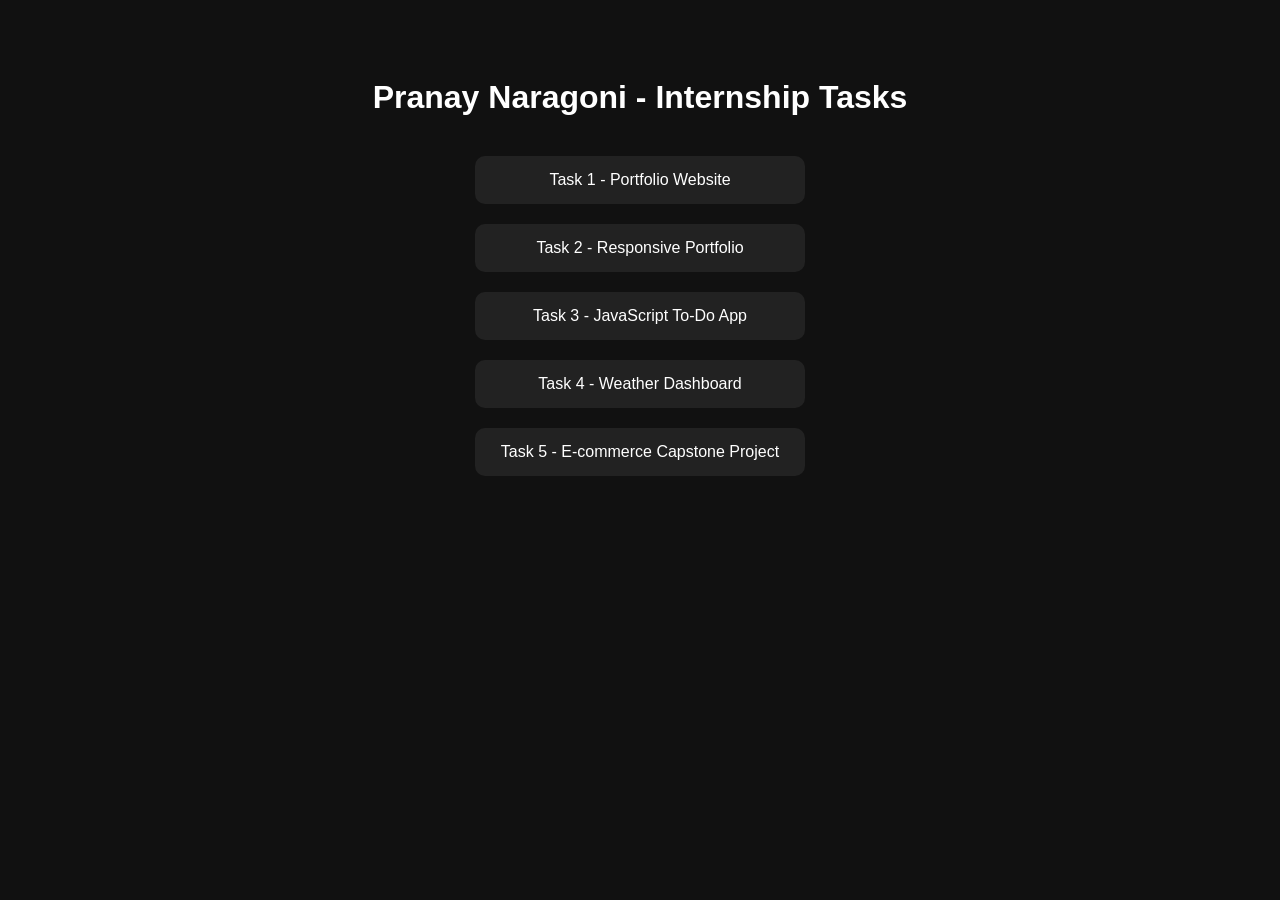
<file: index.html>
<!DOCTYPE html>
<html lang="en">
<head>
<meta charset="UTF-8">
<meta name="viewport" content="width=device-width, initial-scale=1.0">
<title>Internship Tasks</title>

<style>
body{
    font-family: Arial, sans-serif;
    background:#111;
    color:white;
    text-align:center;
    padding:50px;
}
h1{
    margin-bottom:40px;
}
a{
    display:block;
    width:300px;
    margin:20px auto;
    padding:15px;
    background:#222;
    color:white;
    text-decoration:none;
    border-radius:10px;
}
a:hover{
    background:#444;
}
</style>
</head>
<body>

<h1>Pranay Naragoni - Internship Tasks</h1>

<a href="portfolio/">Task 1 - Portfolio Website</a>
<a href="responsive-portfolio/">Task 2 - Responsive Portfolio</a>
<a href="todo-app/index.html">Task 3 - JavaScript To-Do App</a>
<a href="weather-dashboard/index.html">Task 4 - Weather Dashboard</a>
<a href="capstone-project/index.html" class="task-link">Task 5 - E-commerce Capstone Project</a>

</body>
</html>
</file>
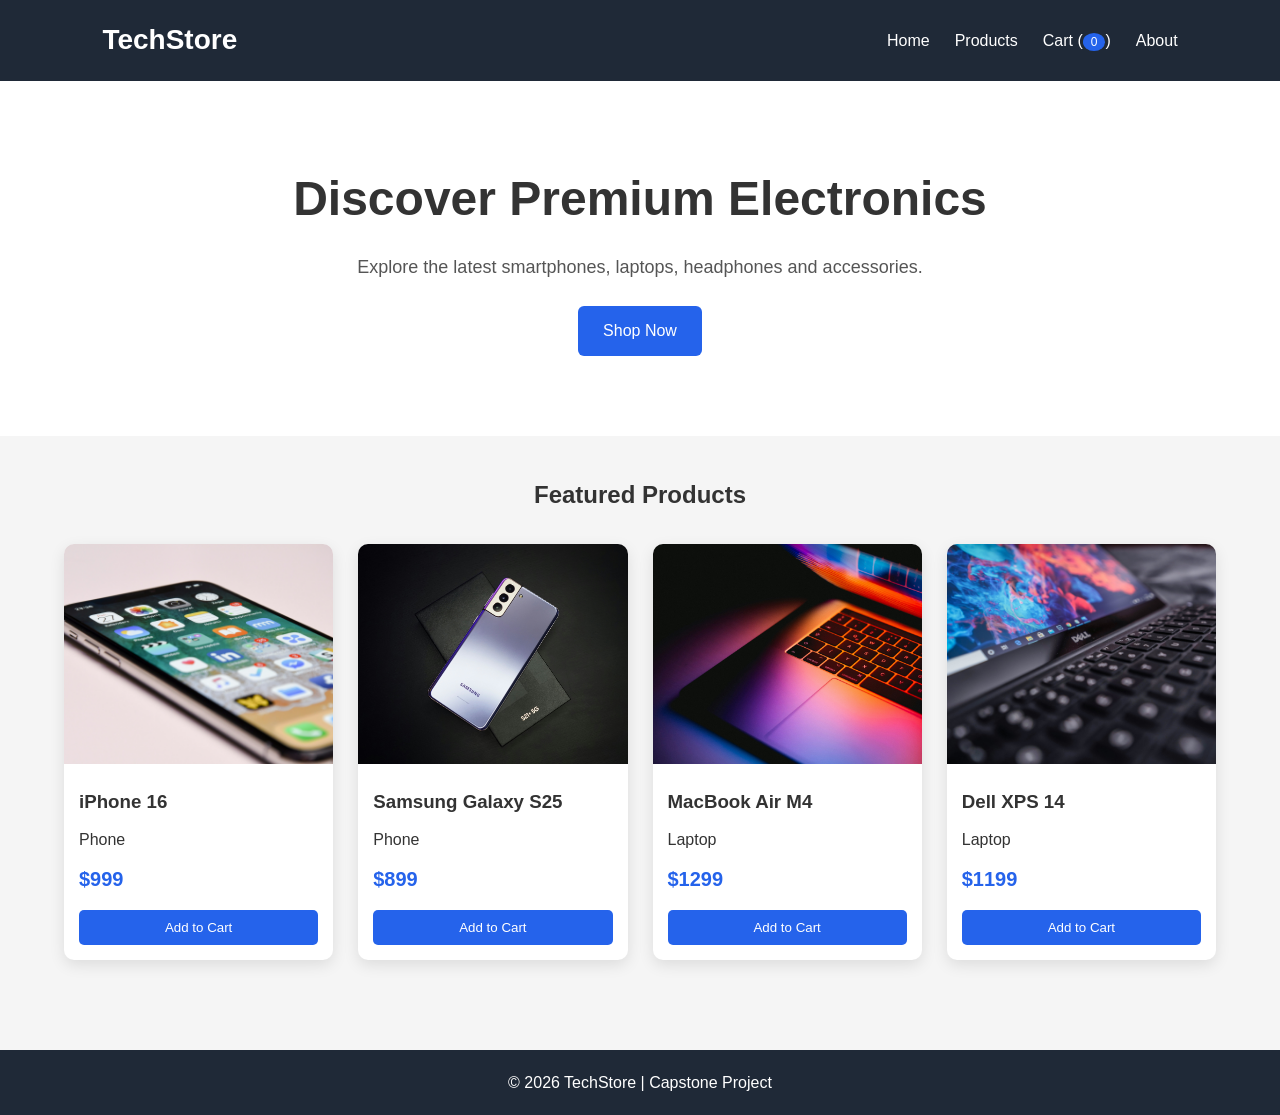
<file: capstone-project/index.html>
<!DOCTYPE html>
<html lang="en">

<head>
    <meta charset="UTF-8">
    <meta name="viewport" content="width=device-width, initial-scale=1.0">

    <title>TechStore</title>

    <link rel="stylesheet" href="css/style.css">
</head>

<body>

    <!-- Header -->
    <header>

        <nav class="navbar">

            <div class="logo">
                TechStore
            </div>

            <ul class="nav-links">

                <li><a href="index.html">Home</a></li>

                <li><a href="products.html">Products</a></li>

                <li>
                    <a href="cart.html">
                        Cart
                        (<span id="cart-count">0</span>)
                    </a>
                </li>

                <li><a href="about.html">About</a></li>

            </ul>

        </nav>

    </header>

    <!-- Hero Section -->

    <section class="hero">

        <h1>Discover Premium Electronics</h1>

        <p>
            Explore the latest smartphones, laptops, headphones and accessories.
        </p>

        <a href="products.html" class="btn">
            Shop Now
        </a>

    </section>

    <!-- Featured Products -->

    <section class="featured">

        <h2>Featured Products</h2>

        <div id="featured-products" class="product-grid">

        </div>

    </section>

    <!-- Footer -->

    <footer>

        <p>
            © 2026 TechStore | Capstone Project
        </p>

    </footer>

    <script src="js/products.js"></script>
    <script src="js/app.js"></script>

</body>

</html>
</file>
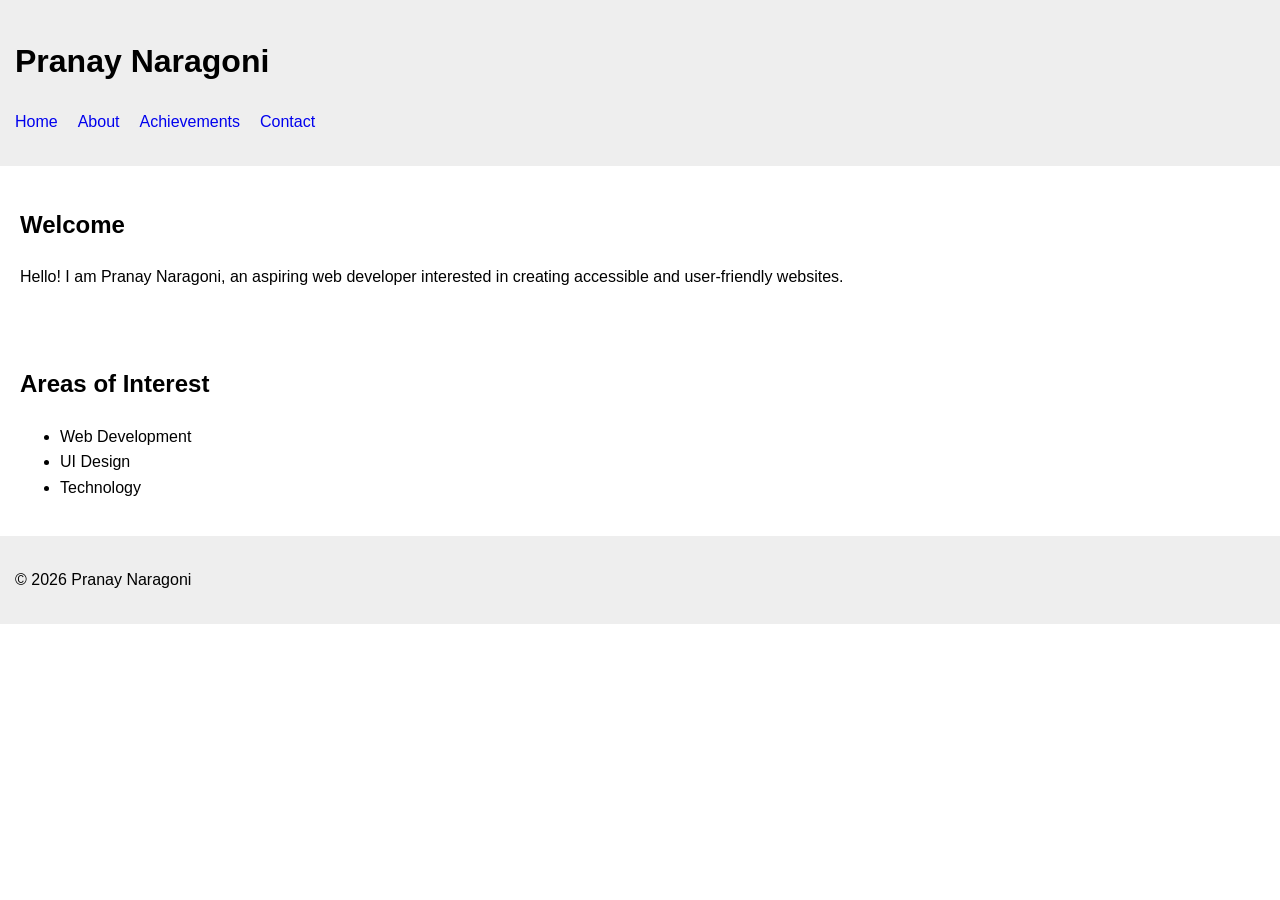
<file: portfolio/index.html>
<!DOCTYPE html>
<html lang="en">

<head>
<meta charset="UTF-8">
<meta name="viewport" content="width=device-width, initial-scale=1.0">

<meta name="description" content="Portfolio of Pranay Naragoni">
<meta name="keywords" content="portfolio, student, web development">
<meta name="author" content="Pranay Naragoni">

<title>Home | Portfolio</title>

<link rel="stylesheet" href="css/style.css">
</head>

<body>

<header>
<h1>Pranay Naragoni</h1>

<nav aria-label="Primary Navigation">
<ul>
<li><a href="index.html">Home</a></li>
<li><a href="about.html">About</a></li>
<li><a href="achievements.html">Achievements</a></li>
<li><a href="contact.html">Contact</a></li>
</ul>
</nav>

</header>

<main>

<section aria-labelledby="welcome">

<h2 id="welcome">Welcome</h2>

<p>
Hello! I am Pranay Naragoni, an aspiring web developer interested in creating accessible and user-friendly websites.
</p>

</section>

<section aria-labelledby="interests">

<h2 id="interests">Areas of Interest</h2>

<ul>
<li>Web Development</li>
<li>UI Design</li>
<li>Technology</li>
</ul>

</section>

</main>

<footer>
<p>&copy; 2026 Pranay Naragoni</p>
</footer>

</body>
</html>
</file>
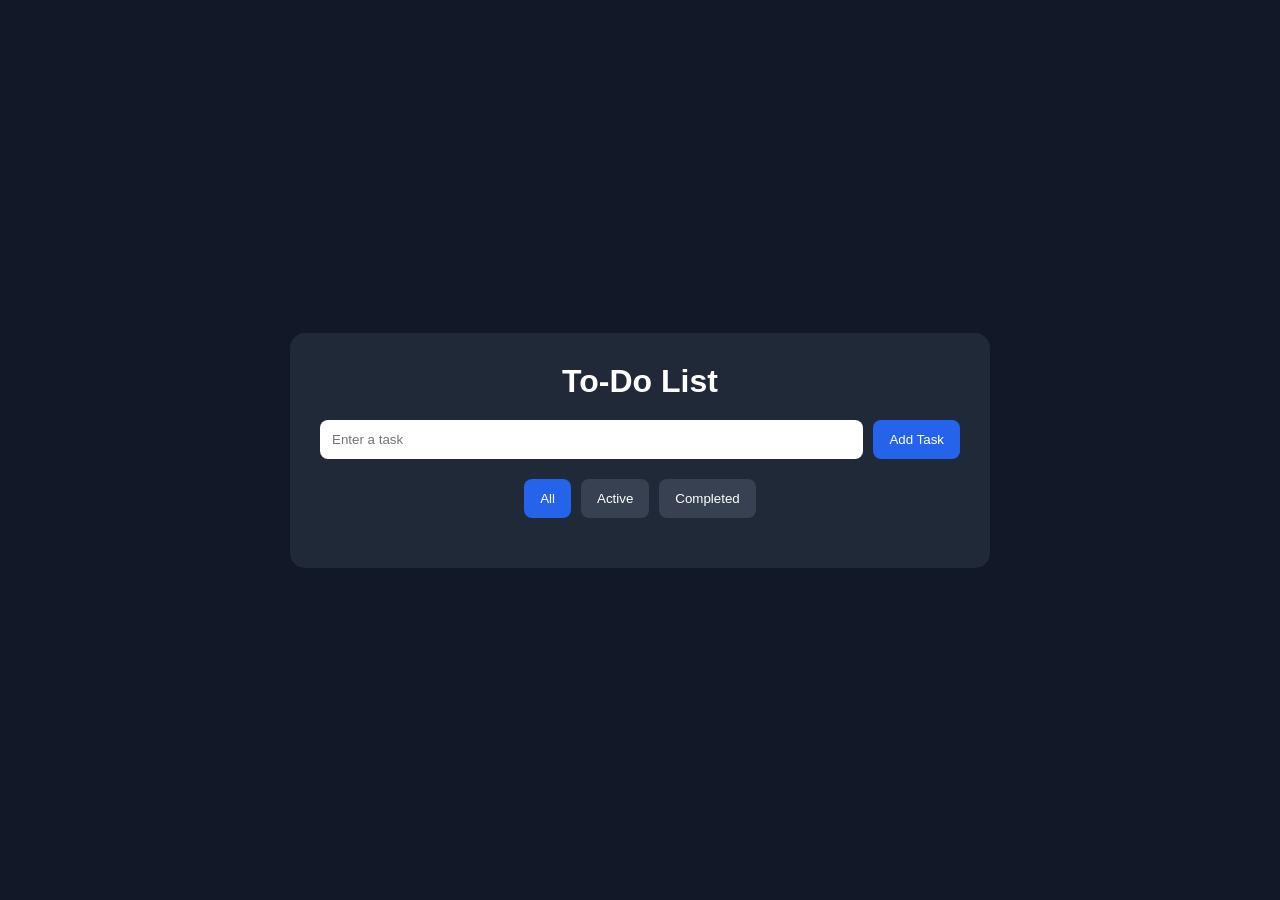
<file: todo-app/index.html>
<!DOCTYPE html>
<html lang="en">
<head>
    <meta charset="UTF-8">
    <meta name="viewport" content="width=device-width, initial-scale=1.0">
    <title>To-Do App</title>
    <link rel="stylesheet" href="style.css">
</head>
<body>

<div class="container">

    <h1>To-Do List</h1>

    <div class="input-section">
        <input type="text" id="taskInput" placeholder="Enter a task">
        <button id="addTaskBtn">Add Task</button>
    </div>

    <div class="filters">
        <button class="filter-btn active" data-filter="all">All</button>
        <button class="filter-btn" data-filter="active">Active</button>
        <button class="filter-btn" data-filter="completed">Completed</button>
    </div>

    <ul id="taskList"></ul>

</div>

<script src="script.js"></script>

</body>
</html>
</file>
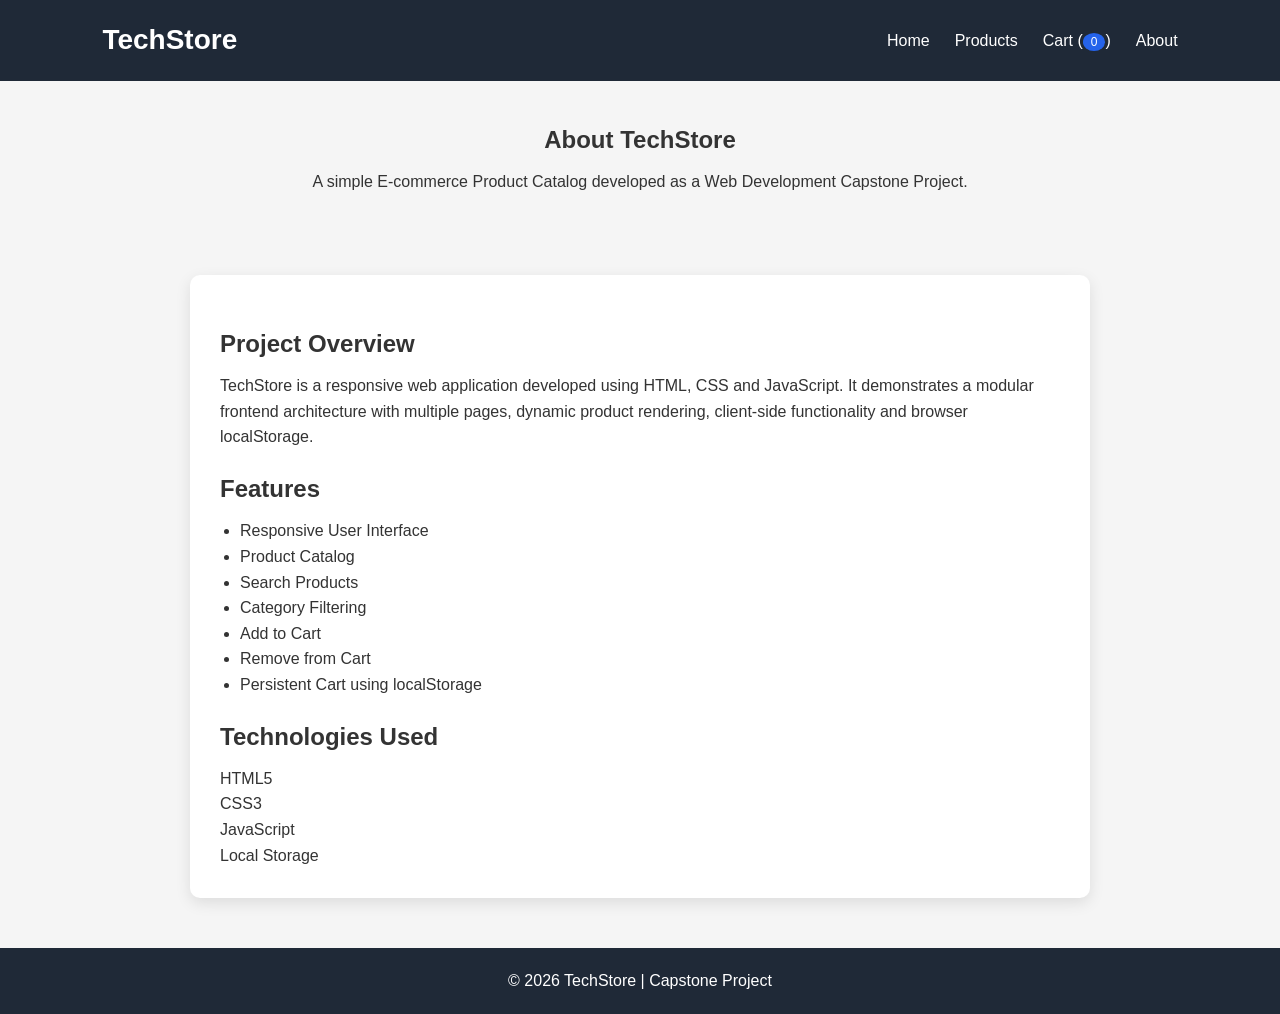
<file: capstone-project/about.html>
<!DOCTYPE html>
<html lang="en">

<head>

    <meta charset="UTF-8">

    <meta name="viewport" content="width=device-width, initial-scale=1.0">

    <title>About | TechStore</title>

    <link rel="stylesheet" href="css/style.css">

</head>

<body>

    <header>

        <nav class="navbar">

            <div class="logo">
                TechStore
            </div>

            <ul class="nav-links">

                <li><a href="index.html">Home</a></li>

                <li><a href="products.html">Products</a></li>

                <li>
                    <a href="cart.html">
                        Cart (<span id="cart-count">0</span>)
                    </a>
                </li>

                <li><a href="about.html">About</a></li>

            </ul>

        </nav>

    </header>

    <section class="page-title">

        <h1>About TechStore</h1>

        <p>
            A simple E-commerce Product Catalog developed as a Web Development Capstone Project.
        </p>

    </section>

    <section class="about-section">

        <div class="about-card">

            <h2>Project Overview</h2>

            <p>
                TechStore is a responsive web application developed using HTML, CSS and JavaScript.
                It demonstrates a modular frontend architecture with multiple pages, dynamic product
                rendering, client-side functionality and browser localStorage.
            </p>

            <h2>Features</h2>

            <ul>

                <li>Responsive User Interface</li>

                <li>Product Catalog</li>

                <li>Search Products</li>

                <li>Category Filtering</li>

                <li>Add to Cart</li>

                <li>Remove from Cart</li>

                <li>Persistent Cart using localStorage</li>

            </ul>

            <h2>Technologies Used</h2>

            <p>

                HTML5<br>
                CSS3<br>
                JavaScript<br>
                Local Storage

            </p>

        </div>

    </section>

    <footer>

        <p>

            © 2026 TechStore | Capstone Project

        </p>

    </footer>

    <script src="js/cart.js"></script>

</body>

</html>
</file>
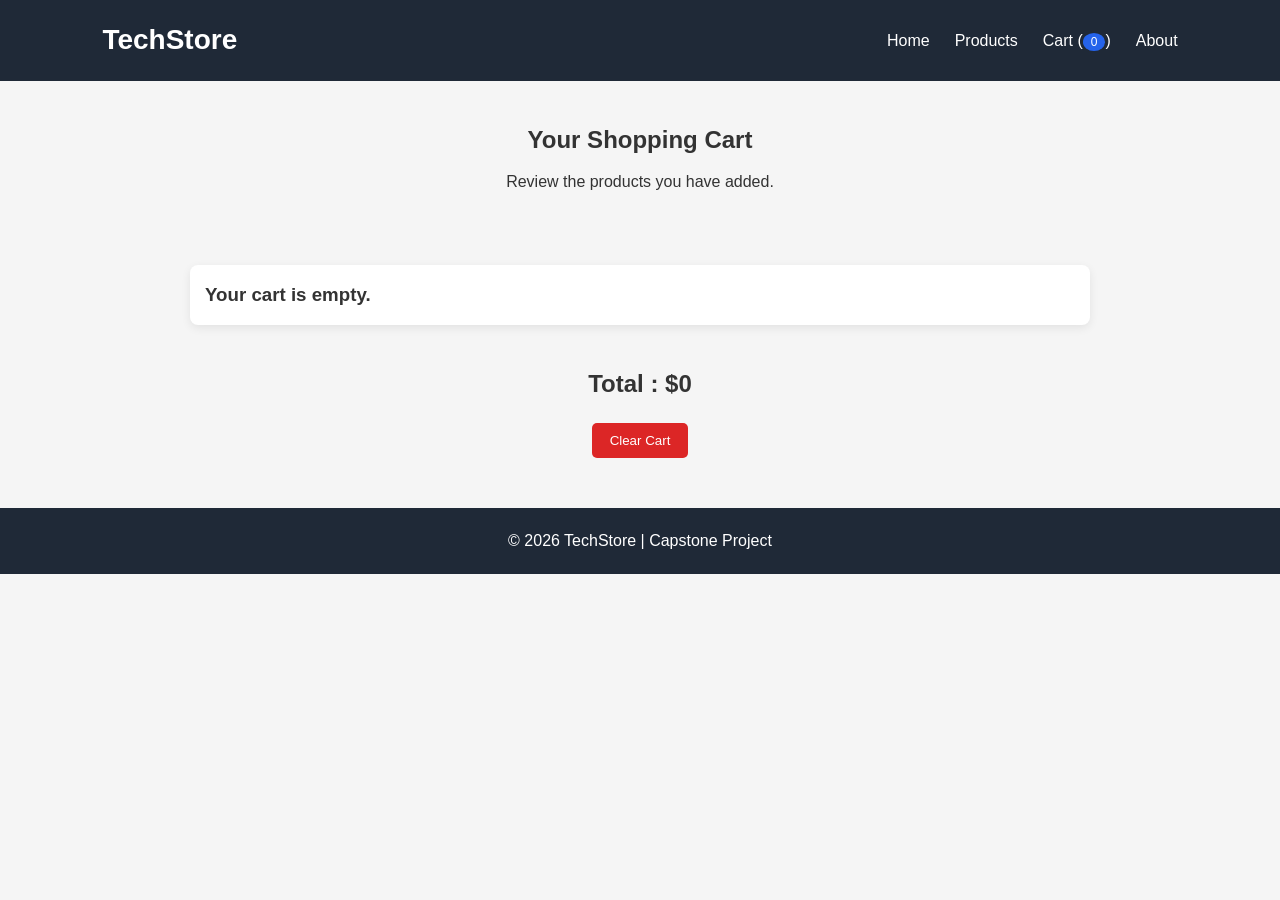
<file: capstone-project/cart.html>
<!DOCTYPE html>
<html lang="en">

<head>

<meta charset="UTF-8">
<meta name="viewport" content="width=device-width, initial-scale=1.0">

<title>Shopping Cart | TechStore</title>

<link rel="stylesheet" href="css/style.css">

</head>

<body>

<header>

<nav class="navbar">

<div class="logo">
TechStore
</div>

<ul class="nav-links">

<li><a href="index.html">Home</a></li>

<li><a href="products.html">Products</a></li>

<li>
<a href="cart.html">
Cart (<span id="cart-count">0</span>)
</a>
</li>

<li><a href="about.html">About</a></li>

</ul>

</nav>

</header>

<section class="page-title">

<h1>Your Shopping Cart</h1>

<p>
Review the products you have added.
</p>

</section>

<section>

<div id="cart-items">

</div>

<div class="cart-summary">

<h2 id="cart-total">
Total : $0
</h2>

<button id="clear-cart" class="btn">

Clear Cart

</button>

</div>

</section>

<footer>

<p>

© 2026 TechStore | Capstone Project

</p>

</footer>

<script src="js/products.js"></script>
<script src="js/cart.js"></script>

</body>

</html>
</file>
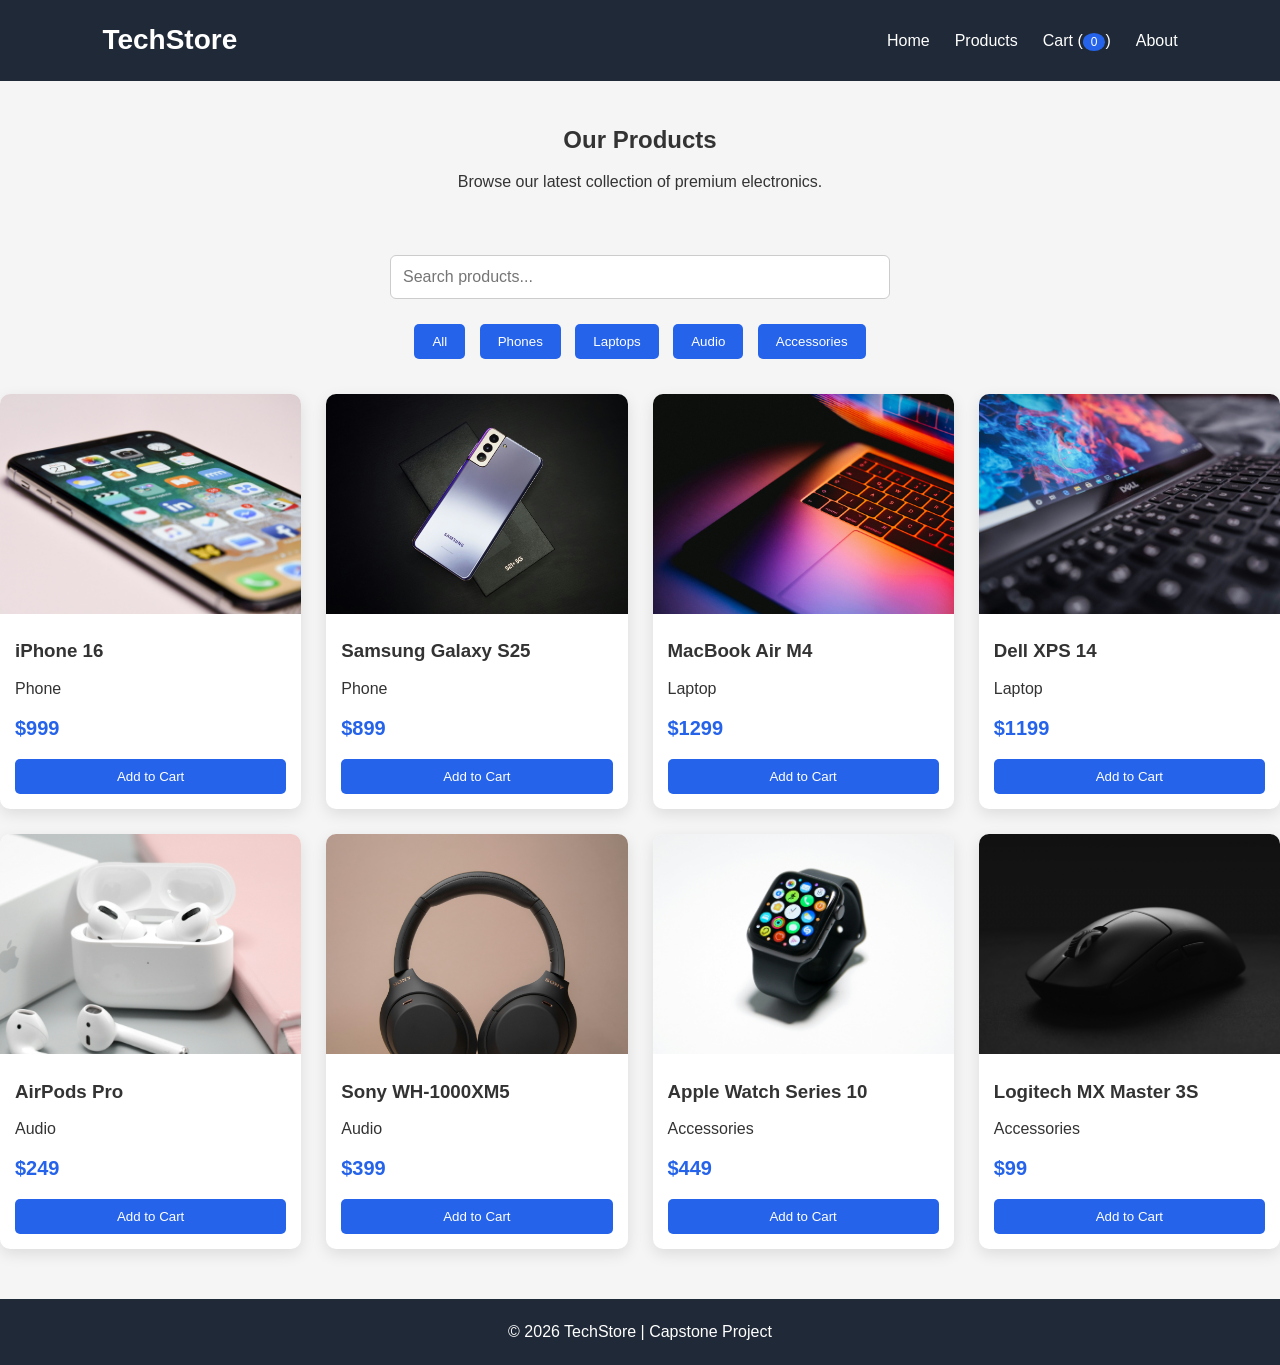
<file: capstone-project/products.html>
<!DOCTYPE html>
<html lang="en">

<head>

<meta charset="UTF-8">
<meta name="viewport" content="width=device-width, initial-scale=1.0">

<title>Products | TechStore</title>

<link rel="stylesheet" href="css/style.css">

</head>

<body>

<header>

<nav class="navbar">

<div class="logo">
TechStore
</div>

<ul class="nav-links">

<li><a href="index.html">Home</a></li>

<li><a href="products.html">Products</a></li>

<li>
<a href="cart.html">
Cart (<span id="cart-count">0</span>)
</a>
</li>

<li><a href="about.html">About</a></li>

</ul>

</nav>

</header>

<section class="page-title">

<h1>Our Products</h1>

<p>
Browse our latest collection of premium electronics.
</p>

</section>

<section class="search-section">

<input
type="text"
id="search"
placeholder="Search products...">

</section>

<section class="filter-section">

<button class="filter-btn" data-category="All">
All
</button>

<button class="filter-btn" data-category="Phone">
Phones
</button>

<button class="filter-btn" data-category="Laptop">
Laptops
</button>

<button class="filter-btn" data-category="Audio">
Audio
</button>

<button class="filter-btn" data-category="Accessories">
Accessories
</button>

</section>

<section>

<div
id="product-list"
class="product-grid">

</div>

</section>

<footer>

<p>

© 2026 TechStore | Capstone Project

</p>

</footer>

<script src="js/products.js"></script>

<script src="js/app.js"></script>

</body>

</html>
</file>
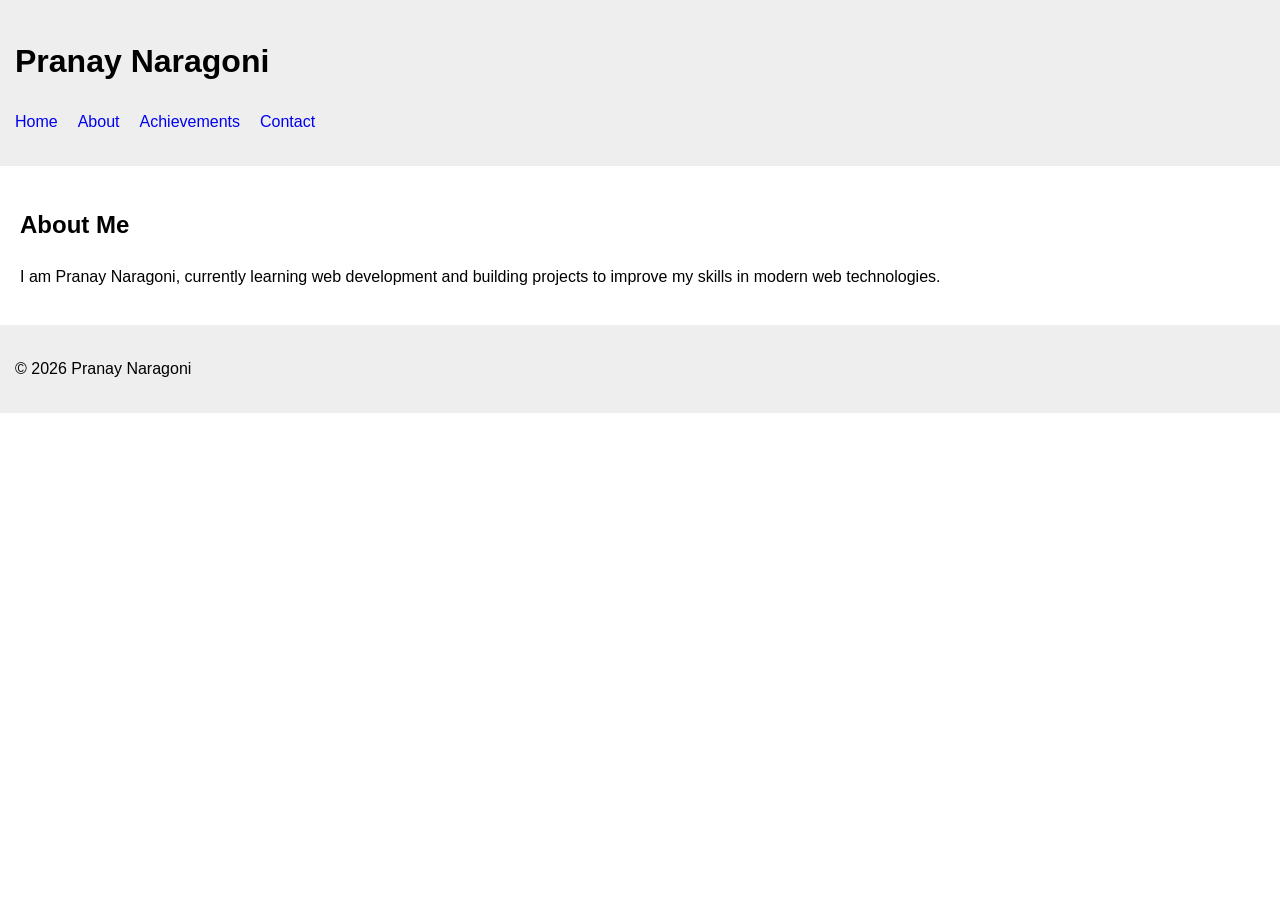
<file: portfolio/about.html>
<!DOCTYPE html>
<html lang="en">

<head>
<meta charset="UTF-8">
<meta name="viewport" content="width=device-width, initial-scale=1.0">

<meta name="description" content="About Pranay Naragoni">
<meta name="author" content="Pranay Naragoni">

<title>About | Portfolio</title>

<link rel="stylesheet" href="css/style.css">
</head>

<body>

<header>

<h1>Pranay Naragoni</h1>

<nav aria-label="Primary Navigation">
<ul>
<li><a href="index.html">Home</a></li>
<li><a href="about.html">About</a></li>
<li><a href="achievements.html">Achievements</a></li>
<li><a href="contact.html">Contact</a></li>
</ul>
</nav>

</header>

<main>

<section aria-labelledby="aboutme">

<h2 id="aboutme">About Me</h2>

<p>
I am Pranay Naragoni, currently learning web development and building projects to improve my skills in modern web technologies.
</p>

</section>

</main>

<footer>
<p>&copy; 2026 Pranay Naragoni</p>
</footer>

</body>
</html>
</file>
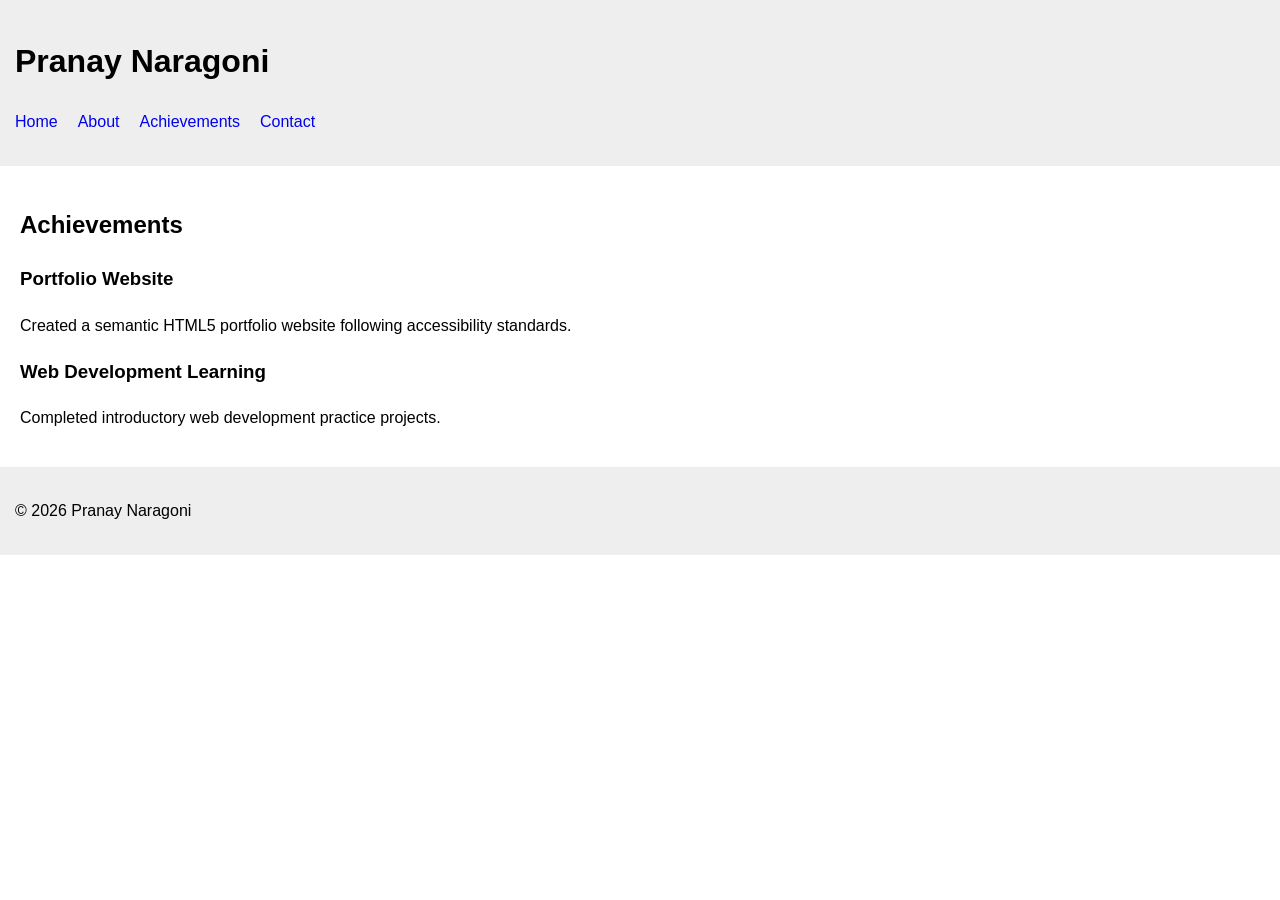
<file: portfolio/achievements.html>
<!DOCTYPE html>
<html lang="en">

<head>
<meta charset="UTF-8">
<meta name="viewport" content="width=device-width, initial-scale=1.0">

<meta name="description" content="Achievements of Pranay Naragoni">
<meta name="author" content="Pranay Naragoni">

<title>Achievements | Portfolio</title>

<link rel="stylesheet" href="css/style.css">
</head>

<body>

<header>

<h1>Pranay Naragoni</h1>

<nav aria-label="Primary Navigation">
<ul>
<li><a href="index.html">Home</a></li>
<li><a href="about.html">About</a></li>
<li><a href="achievements.html">Achievements</a></li>
<li><a href="contact.html">Contact</a></li>
</ul>
</nav>

</header>

<main>

<section aria-labelledby="achievement-heading">

<h2 id="achievement-heading">Achievements</h2>

<article>

<h3>Portfolio Website</h3>

<p>
Created a semantic HTML5 portfolio website following accessibility standards.
</p>

</article>

<article>

<h3>Web Development Learning</h3>

<p>
Completed introductory web development practice projects.
</p>

</article>

</section>

</main>

<footer>
<p>&copy; 2026 Pranay Naragoni</p>
</footer>

</body>
</html>
</file>
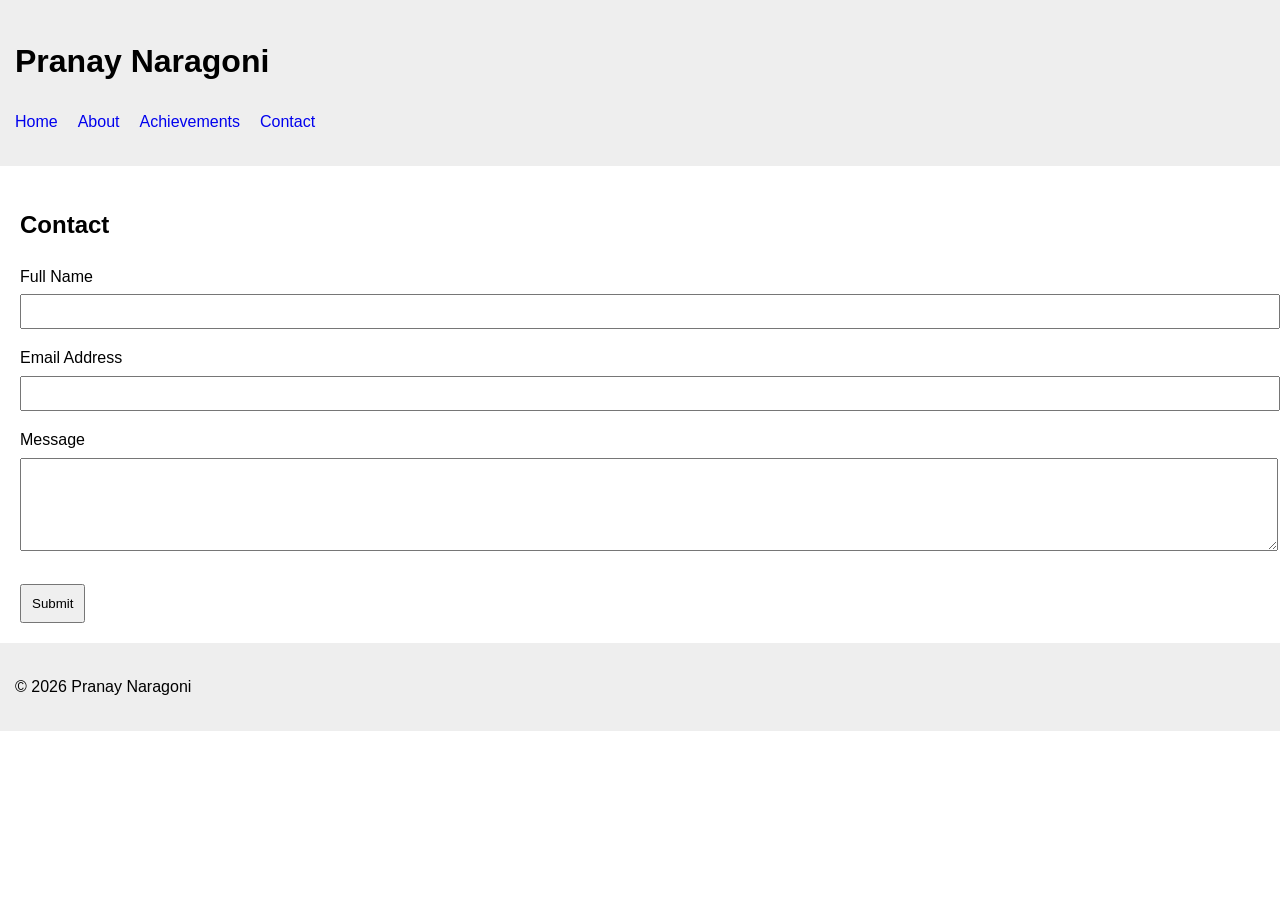
<file: portfolio/contact.html>
<!DOCTYPE html>
<html lang="en">

<head>
<meta charset="UTF-8">
<meta name="viewport" content="width=device-width, initial-scale=1.0">

<meta name="description" content="Contact Pranay Naragoni">
<meta name="author" content="Pranay Naragoni">

<title>Contact | Portfolio</title>

<link rel="stylesheet" href="css/style.css">
</head>

<body>

<header>

<h1>Pranay Naragoni</h1>

<nav aria-label="Primary Navigation">
<ul>
<li><a href="index.html">Home</a></li>
<li><a href="about.html">About</a></li>
<li><a href="achievements.html">Achievements</a></li>
<li><a href="contact.html">Contact</a></li>
</ul>
</nav>

</header>

<main>

<section aria-labelledby="contact-title">

<h2 id="contact-title">Contact</h2>

<form aria-label="Contact Form">

<p>
<label for="fullname">Full Name</label>
<input type="text" id="fullname" name="fullname" required>
</p>

<p>
<label for="email">Email Address</label>
<input type="email" id="email" name="email" required>
</p>

<p>
<label for="message">Message</label>
<textarea id="message" name="message" rows="5" required></textarea>
</p>

<button type="submit" aria-label="Submit Contact Form">
Submit
</button>

</form>

</section>

</main>

<footer>
<p>&copy; 2026 Pranay Naragoni</p>
</footer>

</body>
</html>
</file>
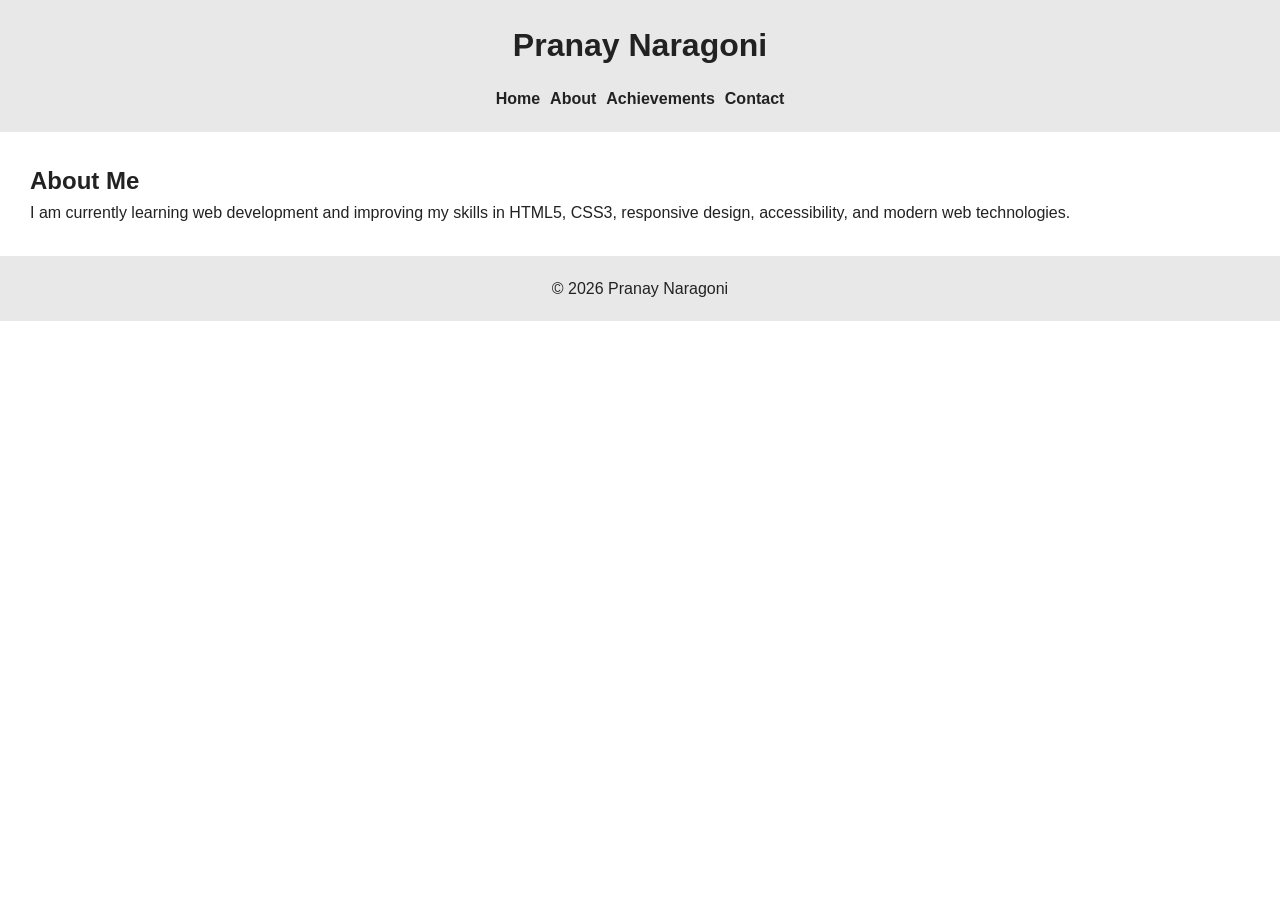
<file: responsive-portfolio/about.html>
<!DOCTYPE html>
<html lang="en">
<head>
<meta charset="UTF-8">
<meta name="viewport" content="width=device-width, initial-scale=1.0">

<meta name="description" content="About Pranay Naragoni">

<title>About</title>

<link rel="stylesheet" href="css/style.css">
</head>

<body>

<header>

<h1>Pranay Naragoni</h1>

<nav aria-label="Primary Navigation">
<ul>
<li><a href="index.html">Home</a></li>
<li><a href="about.html">About</a></li>
<li><a href="achievements.html">Achievements</a></li>
<li><a href="contact.html">Contact</a></li>
</ul>
</nav>

</header>

<main>

<section class="page-section">

<h2>About Me</h2>

<p>
I am currently learning web development and improving my skills in HTML5, CSS3, responsive design, accessibility, and modern web technologies.
</p>

</section>

</main>

<footer>
<p>&copy; 2026 Pranay Naragoni</p>
</footer>

</body>
</html>
</file>
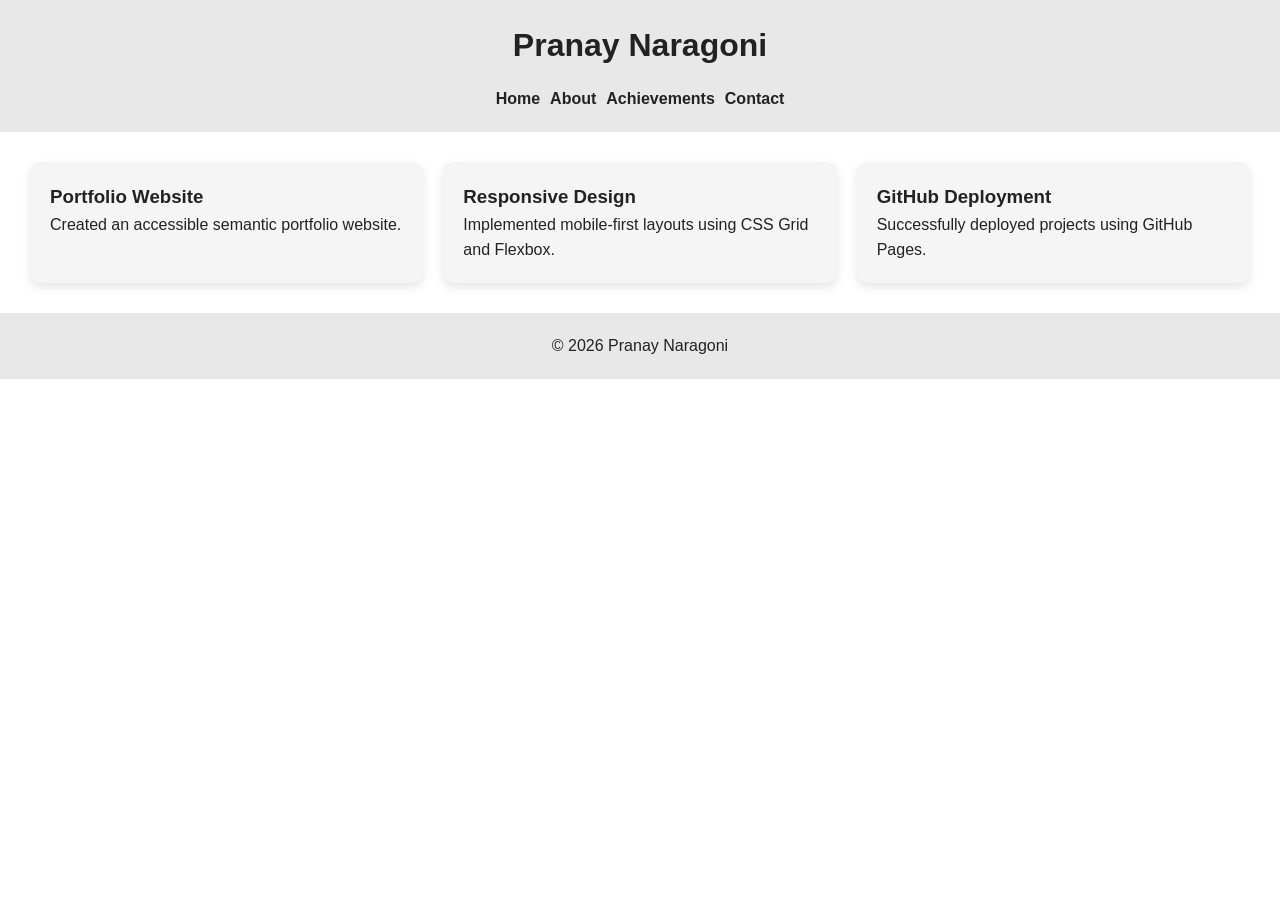
<file: responsive-portfolio/achievements.html>
<!DOCTYPE html>
<html lang="en">
<head>
<meta charset="UTF-8">
<meta name="viewport" content="width=device-width, initial-scale=1.0">

<meta name="description" content="Achievements">

<title>Achievements</title>

<link rel="stylesheet" href="css/style.css">
</head>

<body>

<header>

<h1>Pranay Naragoni</h1>

<nav aria-label="Primary Navigation">
<ul>
<li><a href="index.html">Home</a></li>
<li><a href="about.html">About</a></li>
<li><a href="achievements.html">Achievements</a></li>
<li><a href="contact.html">Contact</a></li>
</ul>
</nav>

</header>

<main>

<section class="skills">

<div class="card">
<h3>Portfolio Website</h3>
<p>Created an accessible semantic portfolio website.</p>
</div>

<div class="card">
<h3>Responsive Design</h3>
<p>Implemented mobile-first layouts using CSS Grid and Flexbox.</p>
</div>

<div class="card">
<h3>GitHub Deployment</h3>
<p>Successfully deployed projects using GitHub Pages.</p>
</div>

</section>

</main>

<footer>
<p>&copy; 2026 Pranay Naragoni</p>
</footer>

</body>
</html>
</file>
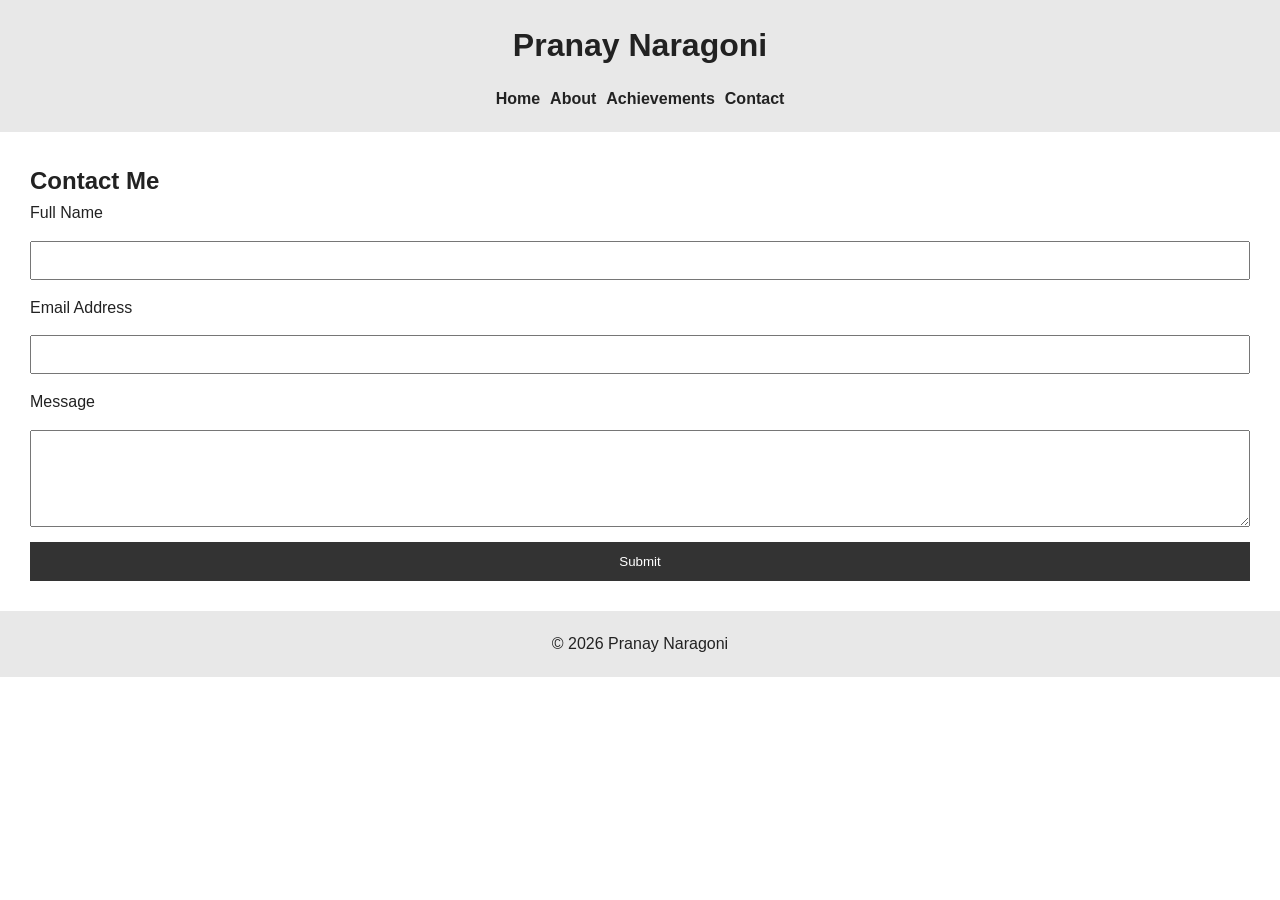
<file: responsive-portfolio/contact.html>
<!DOCTYPE html>
<html lang="en">
<head>
<meta charset="UTF-8">
<meta name="viewport" content="width=device-width, initial-scale=1.0">

<meta name="description" content="Contact">

<title>Contact</title>

<link rel="stylesheet" href="css/style.css">
</head>

<body>

<header>

<h1>Pranay Naragoni</h1>

<nav aria-label="Primary Navigation">
<ul>
<li><a href="index.html">Home</a></li>
<li><a href="about.html">About</a></li>
<li><a href="achievements.html">Achievements</a></li>
<li><a href="contact.html">Contact</a></li>
</ul>
</nav>

</header>

<main>

<section class="page-section">

<h2>Contact Me</h2>

<form aria-label="Contact Form">

<label for="fullname">Full Name</label>
<input type="text" id="fullname" required>

<label for="email">Email Address</label>
<input type="email" id="email" required>

<label for="message">Message</label>
<textarea id="message" rows="5" required></textarea>

<button type="submit">Submit</button>

</form>

</section>

</main>

<footer>
<p>&copy; 2026 Pranay Naragoni</p>
</footer>

</body>
</html>
</file>
<file: capstone-project/css/style.css>
/* ---------- General ---------- */

*{
    margin:0;
    padding:0;
    box-sizing:border-box;
    font-family:Arial, Helvetica, sans-serif;
}

body{
    background:#f5f5f5;
    color:#333;
    line-height:1.6;
}

/* ---------- Navbar ---------- */

.navbar{
    background:#1f2937;
    color:white;
    display:flex;
    justify-content:space-between;
    align-items:center;
    padding:18px 8%;
}

.logo{
    font-size:28px;
    font-weight:bold;
}

.nav-links{
    list-style:none;
    display:flex;
    gap:25px;
}

.nav-links a{
    color:white;
    text-decoration:none;
    transition:.3s;
}

.nav-links a:hover{
    color:#60a5fa;
}

#cart-count{
    background:#2563eb;
    color:white;
    padding:2px 8px;
    border-radius:50%;
    font-size:12px;
}

/* ---------- Hero ---------- */

.hero{
    text-align:center;
    padding:80px 20px;
    background:white;
}

.hero h1{
    font-size:48px;
    margin-bottom:15px;
}

.hero p{
    font-size:18px;
    margin-bottom:25px;
    color:#555;
}

.btn{
    display:inline-block;
    padding:12px 25px;
    background:#2563eb;
    color:white;
    text-decoration:none;
    border-radius:6px;
    transition:.3s;
}

.btn:hover{
    background:#1d4ed8;
}

/* ---------- Page Title ---------- */

.page-title{
    text-align:center;
    padding:40px 20px;
}

.page-title h1{
    margin-bottom:10px;
}

/* ---------- Search ---------- */

.search-section{
    width:90%;
    max-width:500px;
    margin:20px auto;
}

.search-section input{
    width:100%;
    padding:12px;
    border:1px solid #ccc;
    border-radius:6px;
    font-size:16px;
}

/* ---------- Filter Buttons ---------- */

.filter-section{
    text-align:center;
    margin-bottom:30px;
}

.filter-btn{
    margin:5px;
    padding:10px 18px;
    border:none;
    background:#2563eb;
    color:white;
    border-radius:5px;
    cursor:pointer;
}

.filter-btn:hover{
    background:#1d4ed8;
}

/* ---------- Products ---------- */

.featured{
    width:90%;
    margin:auto;
    padding:40px 0;
}

.featured h2{
    text-align:center;
    margin-bottom:30px;
}

.product-grid{
    display:grid;
    grid-template-columns:repeat(auto-fit,minmax(250px,1fr));
    gap:25px;
}

.product-card{
    background:white;
    border-radius:10px;
    overflow:hidden;
    box-shadow:0 5px 15px rgba(0,0,0,.1);
    transition:.3s;
}

.product-card:hover{
    transform:translateY(-5px);
}

.product-card img{
    width:100%;
    height:220px;
    object-fit:cover;
}

.product-info{
    padding:15px;
}

.product-info h3{
    margin-bottom:10px;
}

.product-info p{
    margin-bottom:10px;
}

.price{
    font-size:20px;
    font-weight:bold;
    color:#2563eb;
    margin-bottom:15px;
}

.add-btn{
    width:100%;
    padding:10px;
    border:none;
    background:#2563eb;
    color:white;
    cursor:pointer;
    border-radius:5px;
}

.add-btn:hover{
    background:#1d4ed8;
}

/* ---------- Cart ---------- */

#cart-items{
    width:90%;
    max-width:900px;
    margin:30px auto;
}

.cart-item{
    display:flex;
    justify-content:space-between;
    align-items:center;
    background:white;
    padding:15px;
    margin-bottom:15px;
    border-radius:8px;
    box-shadow:0 3px 10px rgba(0,0,0,.08);
}

.cart-summary{
    text-align:center;
    margin:40px;
}

.cart-summary h2{
    margin-bottom:20px;
}

.remove-btn,
#clear-cart{
    padding:10px 18px;
    border:none;
    background:#dc2626;
    color:white;
    border-radius:5px;
    cursor:pointer;
}

.remove-btn:hover,
#clear-cart:hover{
    background:#b91c1c;
}

/* ---------- About ---------- */

.about-section{
    width:90%;
    max-width:900px;
    margin:40px auto;
}

.about-card{
    background:white;
    padding:30px;
    border-radius:10px;
    box-shadow:0 5px 15px rgba(0,0,0,.1);
}

.about-card h2{
    margin:20px 0 10px;
}

.about-card ul{
    margin-left:20px;
}

/* ---------- Footer ---------- */

footer{
    text-align:center;
    padding:20px;
    background:#1f2937;
    color:white;
    margin-top:50px;
}

/* ---------- Mobile ---------- */

@media(max-width:768px){

.navbar{
    flex-direction:column;
    gap:15px;
}

.nav-links{
    flex-wrap:wrap;
    justify-content:center;
}

.hero h1{
    font-size:34px;
}

.cart-item{
    flex-direction:column;
    gap:15px;
    text-align:center;
}

}
</file>
<file: portfolio/css/style.css>
body{
font-family: Arial, sans-serif;
margin:0;
line-height:1.6;
}

header,
footer{
background:#eeeeee;
padding:15px;
}

nav ul{
display:flex;
gap:20px;
list-style:none;
padding:0;
}

a{
text-decoration:none;
}

section{
padding:20px;
}

input,
textarea{
width:100%;
padding:8px;
margin-top:5px;
}

button{
padding:10px;
margin-top:10px;
cursor:pointer;
}
</file>
<file: todo-app/style.css>
*{
    margin:0;
    padding:0;
    box-sizing:border-box;
}

body{
    background:#111827;
    font-family:Arial,sans-serif;
    color:white;
    min-height:100vh;
    display:flex;
    justify-content:center;
    align-items:center;
}

.container{
    width:90%;
    max-width:700px;
    background:#1f2937;
    padding:30px;
    border-radius:15px;
}

h1{
    text-align:center;
    margin-bottom:20px;
}

.input-section{
    display:flex;
    gap:10px;
    margin-bottom:20px;
}

input{
    flex:1;
    padding:12px;
    border:none;
    border-radius:8px;
}

button{
    padding:12px 16px;
    border:none;
    border-radius:8px;
    cursor:pointer;
}

#addTaskBtn{
    background:#2563eb;
    color:white;
}

.filters{
    display:flex;
    justify-content:center;
    gap:10px;
    margin-bottom:20px;
}

.filter-btn{
    background:#374151;
    color:white;
}

.filter-btn.active{
    background:#2563eb;
}

li{
    list-style:none;
    background:#374151;
    padding:15px;
    margin-bottom:10px;
    border-radius:10px;
    display:flex;
    justify-content:space-between;
    align-items:center;
}

.completed{
    text-decoration:line-through;
    opacity:0.6;
}

.task-actions button{
    margin-left:5px;
}

.edit-btn{
    background:#f59e0b;
    color:white;
}

.delete-btn{
    background:#dc2626;
    color:white;
}
</file>
<file: responsive-portfolio/css/style.css>
:root{

--bg-color:#ffffff;
--text-color:#222222;
--header-color:#e8e8e8;
--card-color:#f5f5f5;
--button-color:#333333;
--button-text:#ffffff;

}

@media (prefers-color-scheme: dark){

:root{

--bg-color:#121212;
--text-color:#ffffff;
--header-color:#1f1f1f;
--card-color:#2a2a2a;
--button-color:#ffffff;
--button-text:#121212;

}

}

*{
margin:0;
padding:0;
box-sizing:border-box;
}

body{

font-family:Arial,sans-serif;
background:var(--bg-color);
color:var(--text-color);
line-height:1.6;

}

header,
footer{

background:var(--header-color);
padding:20px;
text-align:center;

}

nav ul{

display:flex;
flex-direction:column;
gap:10px;
list-style:none;
margin-top:15px;

}

nav a{

text-decoration:none;
color:var(--text-color);
font-weight:bold;

}

.hero{

display:grid;
grid-template-columns:1fr;
gap:30px;
padding:30px;

}

.hero-image img{
width:100%;
max-width:300px;
height:300px;
display:block;
margin:auto;
border-radius:50%;
object-fit:cover;
}

.skills{

display:grid;
grid-template-columns:1fr;
gap:20px;
padding:30px;

}

.card{

background:var(--card-color);
padding:20px;
border-radius:10px;
box-shadow:0 4px 10px rgba(0,0,0,0.1);

}

.page-section{

padding:30px;

}

form{

display:flex;
flex-direction:column;
gap:15px;

}

input,
textarea{

padding:10px;

}

button{

padding:12px;
border:none;
cursor:pointer;
background:var(--button-color);
color:var(--button-text);

}

@media (min-width:768px){

nav ul{

flex-direction:row;
justify-content:center;

}

.hero{

grid-template-columns:1fr 1fr;
align-items:center;

}

.skills{

grid-template-columns:repeat(3,1fr);

}

}
</file>
